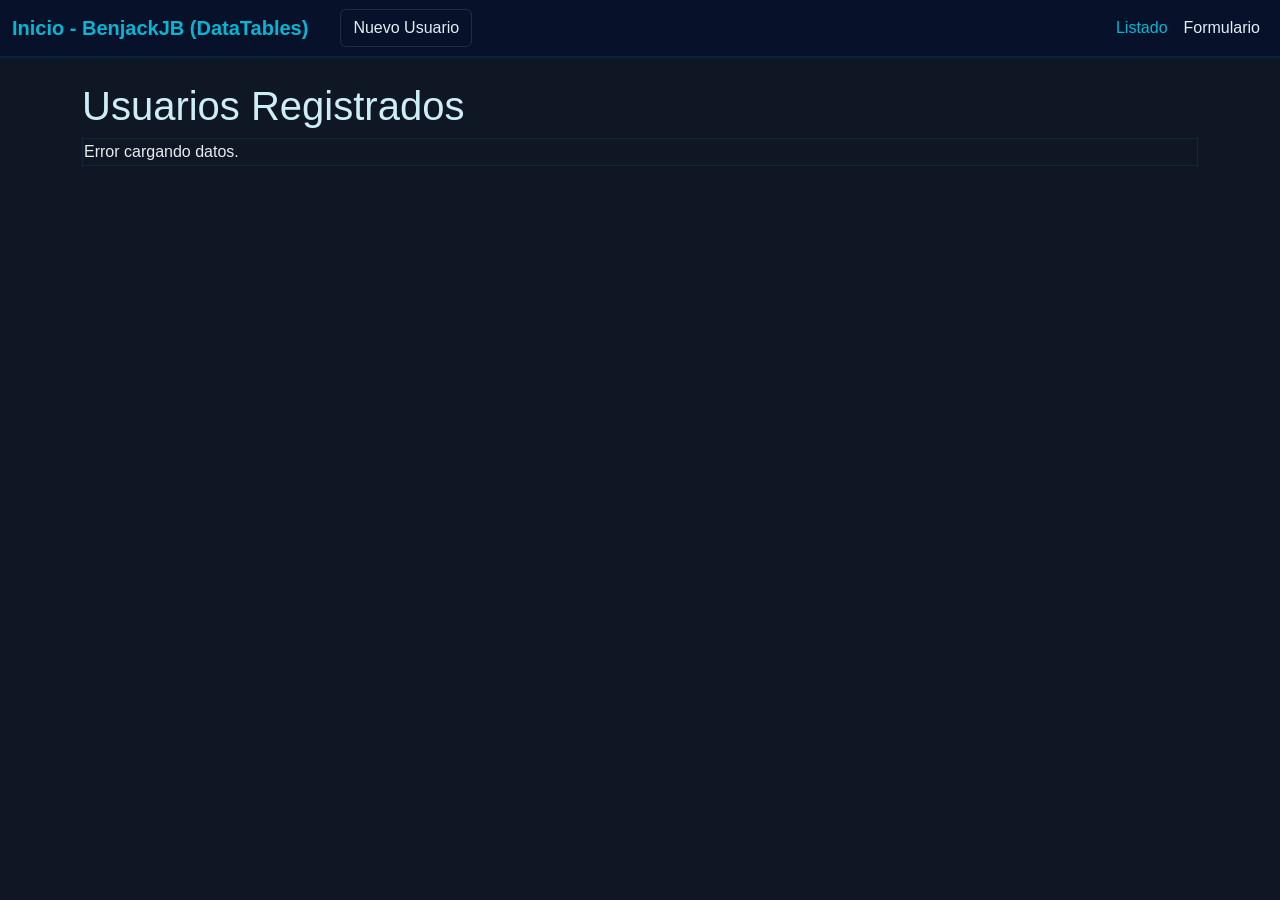
<file: Evaluacion 3 Front End/index.html>
<!doctype html>
<html lang="es">
<head>
  <meta charset="utf-8">
  <meta name="viewport" content="width=device-width, initial-scale=1">
  <title>WebApp - Listado</title>
  <link href="https://cdn.jsdelivr.net/npm/bootstrap@5.3.0/dist/css/bootstrap.min.css" rel="stylesheet">
  <link rel="stylesheet" href="https://cdn.datatables.net/1.13.6/css/jquery.dataTables.min.css">
  <link rel="stylesheet" href="css/style.css">
</head>
<body>
  <nav class="navbar navbar-expand-lg navbar-dark bg-primary">
    <div class="container-fluid">
      <a class="navbar-brand" href="#">Inicio - BenjackJB (DataTables)</a>
      <a class="btn btn-outline-light ms-3" href="formulario.html">Nuevo Usuario</a>
      <button class="navbar-toggler" type="button" data-bs-toggle="collapse" data-bs-target="#navMenu">
        <span class="navbar-toggler-icon"></span>
      </button>
      <div class="collapse navbar-collapse" id="navMenu">
        <ul class="navbar-nav ms-auto">
          <li class="nav-item"><a class="nav-link active" href="index.html">Listado</a></li>
          <li class="nav-item"><a class="nav-link" href="formulario.html">Formulario</a></li>
        </ul>
      </div>
    </div>
  </nav>

  <main class="container mt-4">
    <h1>Usuarios Registrados</h1>
    <table id="usersTable" class="display table table-striped" style="width:100%">
      <thead>
        <tr>
          <th>ID</th>
          <th>Nombre</th>
          <th>Usuario</th>
          <th>Email</th>
          <th>Teléfono</th>
          <th>Sitio</th>
          <th>Compañía</th>
        </tr>
      </thead>
      <tbody></tbody>
    </table>
  </main>

  <script src="https://code.jquery.com/jquery-3.7.1.min.js"></script>
  <script src="https://cdn.jsdelivr.net/npm/bootstrap@5.3.0/dist/js/bootstrap.bundle.min.js"></script>
  <script src="https://cdn.datatables.net/1.13.6/js/jquery.dataTables.min.js"></script>
  <script src="js/main.js"></script>
</body>
</html>
</file>
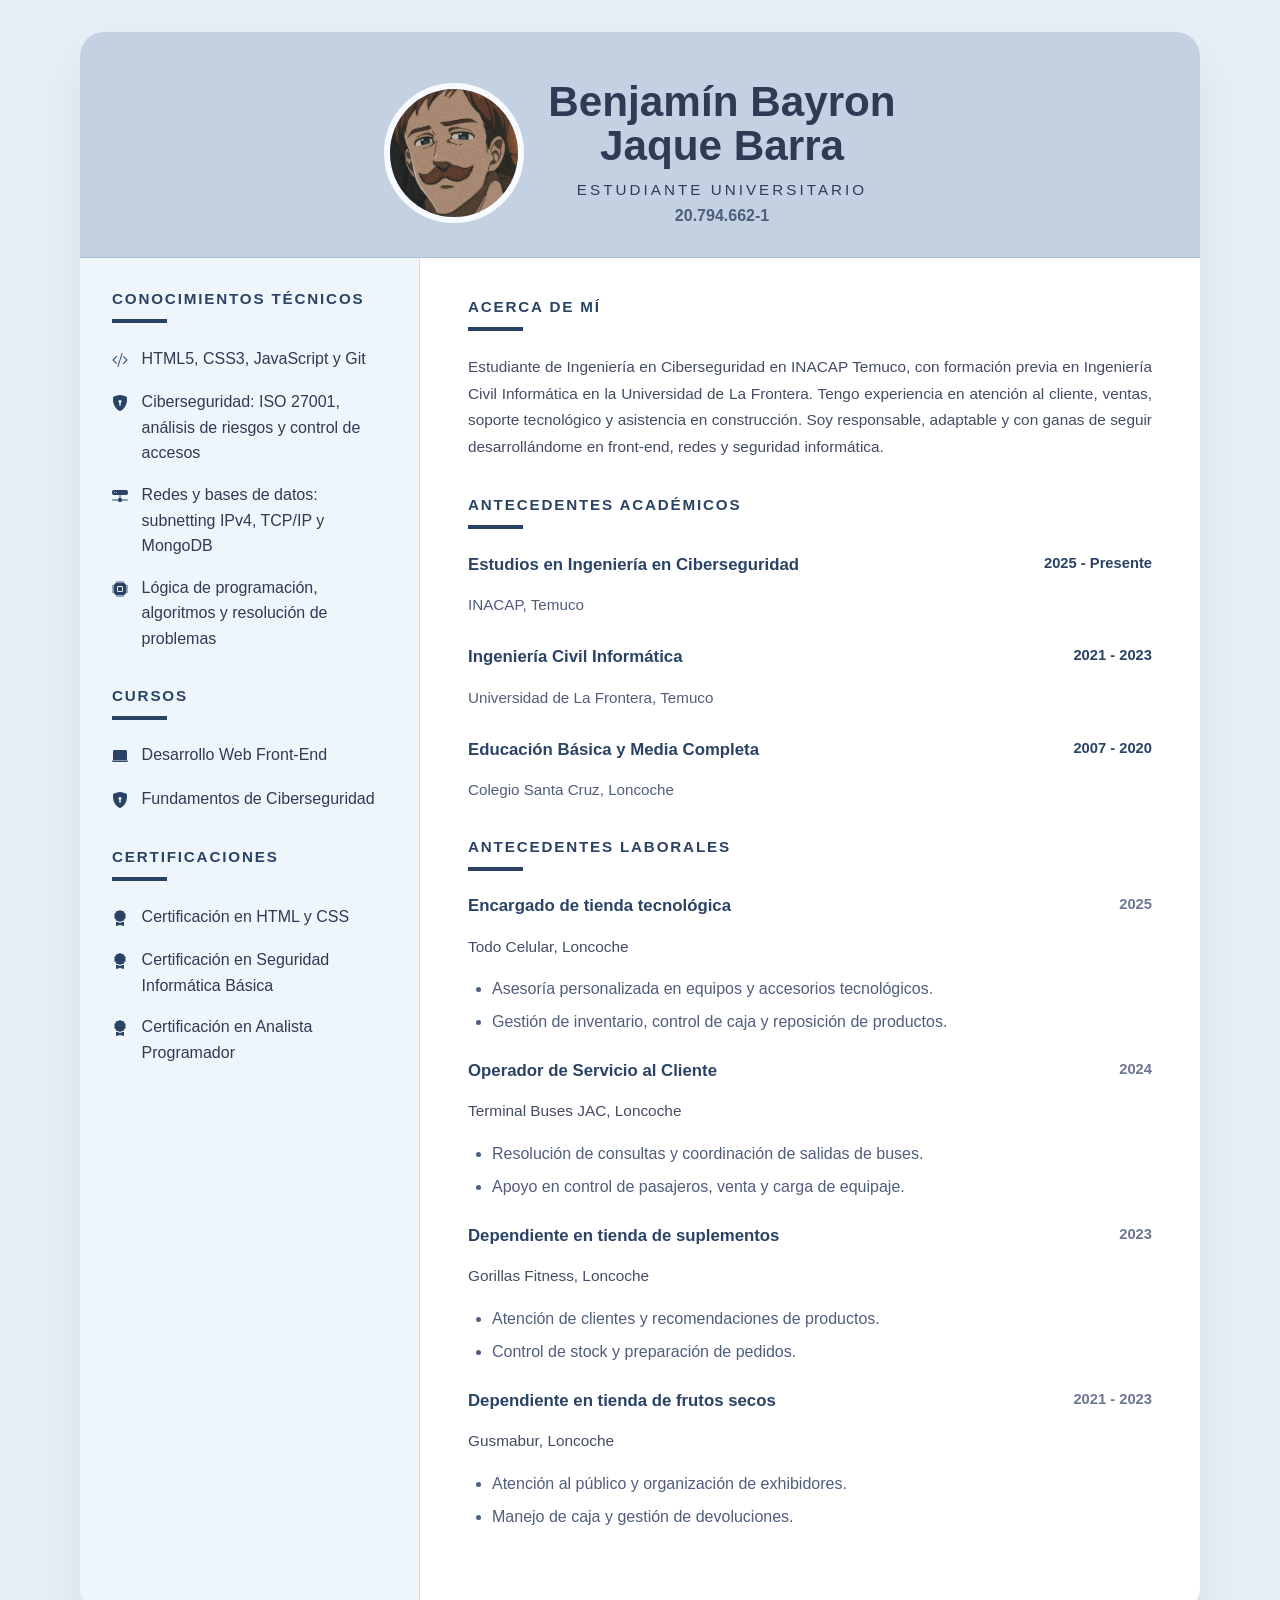
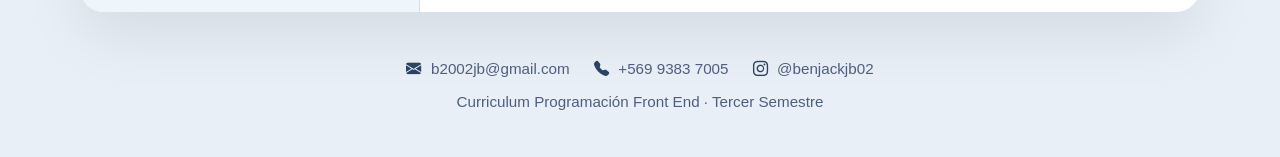
<file: Curriculum FrontEnd/eval_1.html>
<!DOCTYPE html>
<html lang="es">
<head>
    <meta charset="UTF-8">
    <meta name="viewport" content="width=device-width, initial-scale=1.0">
    <title>Curriculum Vitae - Benjamín Bayron Jaque Barra</title>
    <link rel="icon" href="assets/img/favicon.ico">
    <link rel="stylesheet" href="css/eval_1.css">
    <link rel="stylesheet" href="https://cdn.jsdelivr.net/npm/bootstrap-icons@1.11.3/font/bootstrap-icons.min.css">
</head>
<body>
    <div id="pagina_completa">
        <header id="banner_superior">
            <div class="banner-inner">
                <img id="imagen_perfil" src="assets/img/foto_perfil.jpg" alt="Foto de perfil">
                <div class="banner-text">
                    <h1 class="nombre">Benjamín Bayron<br>Jaque Barra</h1>
                    <p class="cargo">Estudiante Universitario</p>
                    <p class="rut">20.794.662-1</p>
                </div>
            </div>
        </header>

        <div id="contenedor_principal">
            <aside id="principal_izquierda">
                <section class="tecnologias">
                    <h2 class="titulo-seccion">Conocimientos Técnicos</h2>
                    <div class="linea-subrayado"></div>
                    <ul class="section-list">
                        <li><i class="bi bi-code-slash"></i> HTML5, CSS3, JavaScript y Git</li>
                        <li><i class="bi bi-shield-lock-fill"></i> Ciberseguridad: ISO 27001, análisis de riesgos y control de accesos</li>
                        <li><i class="bi bi-hdd-network-fill"></i> Redes y bases de datos: subnetting IPv4, TCP/IP y MongoDB</li>
                        <li><i class="bi bi-cpu-fill"></i> Lógica de programación, algoritmos y resolución de problemas</li>
                    </ul>
                </section>

                <section class="cursos">
                    <h2 class="titulo-seccion">Cursos</h2>
                    <div class="linea-subrayado"></div>
                    <ul class="section-list">
                        <li><i class="bi bi-laptop-fill"></i> Desarrollo Web Front-End</li>
                        <li><i class="bi bi-shield-lock-fill"></i> Fundamentos de Ciberseguridad</li>
                    </ul>
                </section>

                <section class="certificaciones">
                    <h2 class="titulo-seccion">Certificaciones</h2>
                    <div class="linea-subrayado"></div>
                    <ul class="section-list">
                        <li><i class="bi bi-award-fill"></i> Certificación en HTML y CSS</li>
                        <li><i class="bi bi-award-fill"></i> Certificación en Seguridad Informática Básica</li>
                        <li><i class="bi bi-award-fill"></i> Certificación en Analista Programador</li>
                    </ul>
                </section>
            </aside>

            <main id="principal_derecha">
                <section id="acerca-de-mi">
                    <h2 class="titulo-seccion">Acerca de mí</h2>
                    <div class="linea-subrayado"></div>
                    <p>Estudiante de Ingeniería en Ciberseguridad en INACAP Temuco, con formación previa en Ingeniería Civil Informática en la Universidad de La Frontera. Tengo experiencia en atención al cliente, ventas, soporte tecnológico y asistencia en construcción. Soy responsable, adaptable y con ganas de seguir desarrollándome en front-end, redes y seguridad informática.</p>
                </section>

                <section class="antecedentes-academicos">
                    <h2 class="titulo-seccion">Antecedentes Académicos</h2>
                    <div class="linea-subrayado"></div>
                    <ul class="timeline-list">
                        <li>
                            <span class="timeline-title">Estudios en Ingeniería en Ciberseguridad</span>
                            <span class="periodo">2025 - Presente</span>
                            <span class="detalle">INACAP, Temuco</span>
                        </li>
                        <li>
                            <span class="timeline-title">Ingeniería Civil Informática</span>
                            <span class="periodo">2021 - 2023</span>
                            <span class="detalle">Universidad de La Frontera, Temuco</span>
                        </li>
                        <li>
                            <span class="timeline-title">Educación Básica y Media Completa</span>
                            <span class="periodo">2007 - 2020</span>
                            <span class="detalle">Colegio Santa Cruz, Loncoche</span>
                        </li>
                    </ul>
                </section>

                <section class="antecedentes-laborales">
                    <h2 class="titulo-seccion">Antecedentes Laborales</h2>
                    <div class="linea-subrayado"></div>
                    <ul class="experiencia-list">
                        <li class="experiencia-item">
                            <span class="experiencia-titulo">Encargado de tienda tecnológica</span>
                            <span class="periodo">2025</span>
                            <span class="experiencia-detalle">Todo Celular, Loncoche</span>
                            <ul class="detalle-list">
                                <li>Asesoría personalizada en equipos y accesorios tecnológicos.</li>
                                <li>Gestión de inventario, control de caja y reposición de productos.</li>
                            </ul>
                        </li>
                        <li class="experiencia-item">
                            <span class="experiencia-titulo">Operador de Servicio al Cliente</span>
                            <span class="periodo">2024</span>
                            <span class="experiencia-detalle">Terminal Buses JAC, Loncoche</span>
                            <ul class="detalle-list">
                                <li>Resolución de consultas y coordinación de salidas de buses.</li>
                                <li>Apoyo en control de pasajeros, venta y carga de equipaje.</li>
                            </ul>
                        </li>
                        <li class="experiencia-item">
                            <span class="experiencia-titulo">Dependiente en tienda de suplementos</span>
                            <span class="periodo">2023</span>
                            <span class="experiencia-detalle">Gorillas Fitness, Loncoche</span>
                            <ul class="detalle-list">
                                <li>Atención de clientes y recomendaciones de productos.</li>
                                <li>Control de stock y preparación de pedidos.</li>
                            </ul>
                        </li>
                        <li class="experiencia-item">
                            <span class="experiencia-titulo">Dependiente en tienda de frutos secos</span>
                            <span class="periodo">2021 - 2023</span>
                            <span class="experiencia-detalle">Gusmabur, Loncoche</span>
                            <ul class="detalle-list">
                                <li>Atención al público y organización de exhibidores.</li>
                                <li>Manejo de caja y gestión de devoluciones.</li>
                            </ul>
                        </li>
                    </ul>
                </section>
            </main>
        </div>
    </div>
    <footer id="pie_de_pagina">
        <ul class="footer-contact">
            <li><i class="bi bi-envelope-fill"></i> b2002jb@gmail.com</li>
            <li><i class="bi bi-telephone-fill"></i> +569 9383 7005</li>
            <li><i class="bi bi-instagram"></i> @benjackjb02</li>
        </ul>
        <p>Curriculum Programación Front End · Tercer Semestre</p>
    </footer>
</body>
</html>
</file>
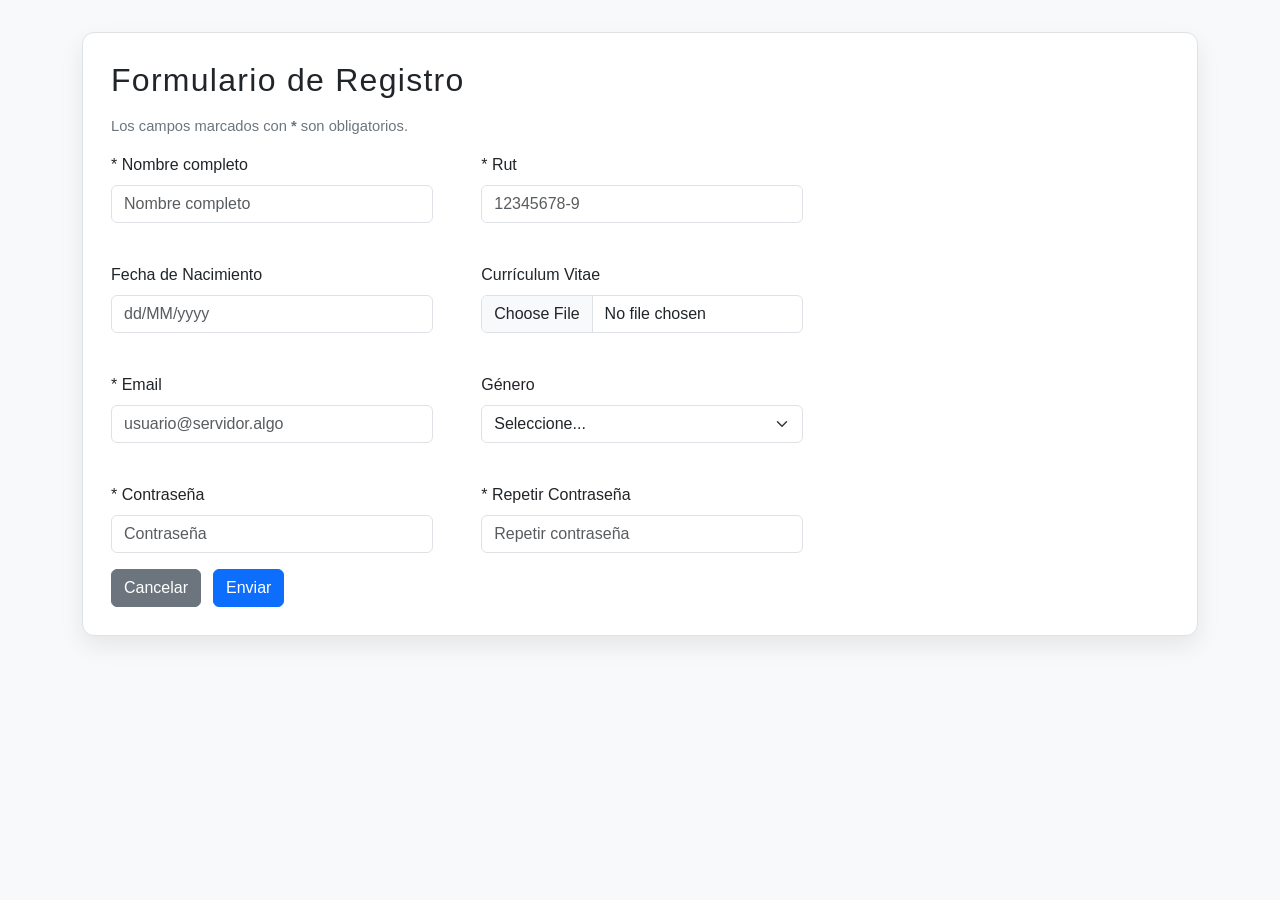
<file: Eval_2 FrontEnd/eval_2.html>
<!DOCTYPE html>
<html lang="es">

<head>
    <meta charset="UTF-8">
    <meta name="viewport" content="width=device-width, initial-scale=1.0">
    <title>Formulario de Registro</title>
    <link href="https://cdn.jsdelivr.net/npm/bootstrap@5.3.8/dist/css/bootstrap.min.css" rel="stylesheet"
        integrity="sha384-sRIl4kxILFvY47J16cr9ZwB07vP4J8+LH7qKQnuqkuIAvNWLzeN8tE5YBujZqJLB" crossorigin="anonymous">
    <link rel="stylesheet" href="css/eval_2.css">
    <link rel="stylesheet" href="css/form.css">
</head>

<body>
    <div class="container">
        <div class="form-card">
            <h1>Formulario de Registro</h1>
            <p class="small-note">Los campos marcados con <strong>*</strong> son obligatorios.</p>

            <form id="registroForm" novalidate>
                <div class="row gy-3 form-row">
                    <div class="col-md-4">
                        <label for="nombre" class="form-label">* Nombre completo</label>
                        <input type="text" id="nombre" name="nombre" class="form-control" placeholder="Nombre completo">
                        <div class="invalid-feedback">Ingrese su nombre completo.</div>
                    </div>

                    <div class="col-md-4">
                        <label for="rut" class="form-label">* Rut</label>
                        <input type="text" id="rut" name="rut" class="form-control" placeholder="12345678-9">
                        <div class="invalid-feedback">Rut inválido. Debe incluir el dígito verificador.</div>
                    </div>

                    <div class="col-md-4">
                        <label for="fecha_nac" class="form-label">Fecha de Nacimiento</label>
                        <input type="text" id="fecha_nac" name="fecha_nac" class="form-control" placeholder="dd/MM/yyyy">
                        <div class="invalid-feedback">Formato debe ser dd/MM/yyyy.</div>
                    </div>

                    <div class="col-md-4">
                        <label for="cv" class="form-label">Currículum Vitae</label>
                        <input type="file" id="cv" name="cv" class="form-control" accept=".pdf, .docx">
                        <div class="invalid-feedback">Solo se acepta .pdf o .docx.</div>
                    </div>

                    <div class="col-md-4">
                        <label for="email" class="form-label">* Email</label>
                        <input type="email" id="email" name="email" class="form-control" placeholder="usuario@servidor.algo">
                        <div class="invalid-feedback">Ingrese un email válido.</div>
                    </div>

                    <div class="col-md-4">
                        <label for="genero" class="form-label">Género</label>
                        <select id="genero" name="genero" class="form-select">
                            <option value="">Seleccione...</option>
                            <option value="masculino">Masculino</option>
                            <option value="femenino">Femenino</option>
                            <option value="otro">Otro</option>
                        </select>
                    </div>

                    <div class="col-md-4">
                        <label for="contrasena" class="form-label">* Contraseña</label>
                        <input type="password" id="contrasena" name="contrasena" class="form-control" placeholder="Contraseña">
                        <div class="invalid-feedback">Debe tener 8-12 caracteres, mayúscula, minúscula, número y caracter especial.</div>
                    </div>

                    <div class="col-md-4">
                        <label for="repetir_contrasena" class="form-label">* Repetir Contraseña</label>
                        <input type="password" id="repetir_contrasena" name="repetir_contrasena" class="form-control" placeholder="Repetir contraseña">
                        <div class="invalid-feedback">Las contraseñas deben coincidir.</div>
                    </div>
                </div>

                <div class="button-group">
                    <button type="button" class="btn btn-secondary" id="btnCancelar">Cancelar</button>
                    <button type="submit" class="btn btn-primary" id="btnEnviar">Enviar</button>
                </div>
            </form>
        </div>
    </div>

    <div class="modal fade" id="successModal" tabindex="-1" aria-labelledby="successModalLabel" aria-hidden="true">
        <div class="modal-dialog modal-dialog-centered">
            <div class="modal-content">
                <div class="modal-header">
                    <h1 class="modal-title fs-5" id="successModalLabel">Envío correcto</h1>
                    <button type="button" class="btn-close" data-bs-dismiss="modal" aria-label="Cerrar"></button>
                </div>
                <div class="modal-body">
                    Los datos se enviaron correctamente.
                </div>
                <div class="modal-footer">
                    <button type="button" class="btn btn-primary" data-bs-dismiss="modal">Aceptar</button>
                </div>
            </div>
        </div>
    </div>

    <script src="https://cdn.jsdelivr.net/npm/bootstrap@5.3.8/dist/js/bootstrap.bundle.min.js"
        integrity="sha384-FKyoEForCGlyvwx9Hj09JcYn3nv7wiPVlz7YYwJrWVcXK/BmnVDxM+D2scQbITxI"
        crossorigin="anonymous"></script>
    <script>
        const form = document.getElementById('registroForm');
        const successModal = new bootstrap.Modal(document.getElementById('successModal'));

        const tiposAceptados = [
            'application/pdf',
            'application/vnd.openxmlformats-officedocument.wordprocessingml.document',
            'application/msword'
        ];

        function limpiarRut(rut) {
            return rut.replace(/[^0-9kK]/gi, '').toUpperCase();
        }

        function formatoRutValido(rut) {
            return rut.length >= 2 && /^[0-9]+[0-9K]$/.test(rut);
        }

        function calcularDigitoVerificador(cuerpo) {
            let suma = 0;
            let factor = 2;
            for (let i = cuerpo.length - 1; i >= 0; i--) {
                suma += Number(cuerpo[i]) * factor;
                factor = factor === 7 ? 2 : factor + 1;
            }
            const resultado = 11 - (suma % 11);
            return resultado === 11 ? '0' : resultado === 10 ? 'K' : String(resultado);
        }

        function validarRut(rut) {
            const valor = limpiarRut(rut);
            if (!formatoRutValido(valor)) {
                return false;
            }
            const cuerpo = valor.slice(0, -1);
            const digito = valor.slice(-1);
            return digito === calcularDigitoVerificador(cuerpo);
        }

        function validarFecha(texto) {
            const valor = texto.trim();
            if (!valor) {
                return true;
            }
            const partes = valor.split('/');
            if (partes.length !== 3) {
                return false;
            }
            const [diaTexto, mesTexto, anioTexto] = partes;
            if (diaTexto.length !== 2 || mesTexto.length !== 2 || anioTexto.length !== 4) {
                return false;
            }
            const dia = Number(diaTexto);
            const mes = Number(mesTexto);
            const anio = Number(anioTexto);
            if (!Number.isInteger(dia) || !Number.isInteger(mes) || !Number.isInteger(anio)) {
                return false;
            }
            if (dia < 1 || dia > 31 || mes < 1 || mes > 12) {
                return false;
            }
            const fecha = new Date(anio, mes - 1, dia);
            return fecha.getFullYear() === anio && fecha.getMonth() === mes - 1 && fecha.getDate() === dia;
        }

        function validarArchivo(input) {
            if (!input.files.length) {
                return true;
            }
            const archivo = input.files[0];
            const nombre = archivo.name.toLowerCase();
            const extension = nombre.split('.').pop();
            return tiposAceptados.includes(archivo.type) || extension === 'pdf' || extension === 'docx';
        }

        function validarContrasena(value) {
            const longitud = value.length;
            return (
                longitud >= 8 && longitud <= 12 &&
                /[a-z]/.test(value) &&
                /[A-Z]/.test(value) &&
                /\d/.test(value) &&
                /[\W_]/.test(value)
            );
        }

        function validarEmail(value) {
            const email = value.trim();
            const arroba = email.indexOf('@');
            if (arroba <= 0 || email.indexOf('@', arroba + 1) !== -1) {
                return false;
            }
            const dominio = email.slice(arroba + 1);
            return dominio.includes('.') && dominio.length >= 3;
        }

        function marcarCampo(campo, valido, mensaje) {
            if (valido) {
                campo.classList.remove('is-invalid');
                campo.classList.add('is-valid');
                if (mensaje) campo.nextElementSibling.textContent = mensaje;
            } else {
                campo.classList.remove('is-valid');
                campo.classList.add('is-invalid');
                if (mensaje) campo.nextElementSibling.textContent = mensaje;
            }
            return valido;
        }

        function limpiarFormulario() {
            form.reset();
            form.querySelectorAll('.is-valid, .is-invalid').forEach((element) => {
                element.classList.remove('is-valid', 'is-invalid');
            });
        }

        function validarFormulario(event) {
            if (event) {
                event.preventDefault();
            }

            const nombre = document.getElementById('nombre');
            const rut = document.getElementById('rut');
            const fechaNac = document.getElementById('fecha_nac');
            const cv = document.getElementById('cv');
            const email = document.getElementById('email');
            const contrasena = document.getElementById('contrasena');
            const repetirContrasena = document.getElementById('repetir_contrasena');

            const nombreValido = marcarCampo(nombre, nombre.value.trim() !== '');
            const rutValido = marcarCampo(rut, rut.value.trim() !== '' && validarRut(rut.value));
            const fechaValida = marcarCampo(fechaNac, validarFecha(fechaNac.value));
            const cvValido = marcarCampo(cv, validarArchivo(cv));
            const emailValido = marcarCampo(email, email.value.trim() !== '' && validarEmail(email.value));
            const contrasenaValida = marcarCampo(contrasena, validarContrasena(contrasena.value));
            const repetirValido = marcarCampo(repetirContrasena, repetirContrasena.value === contrasena.value && repetirContrasena.value.trim() !== '');

            if (nombreValido && rutValido && fechaValida && cvValido && emailValido && contrasenaValida && repetirValido) {
                successModal.show();
            }
        }

        document.getElementById('btnCancelar').addEventListener('click', limpiarFormulario);
        form.addEventListener('submit', validarFormulario);
    </script>
</body>

</html>
</file>
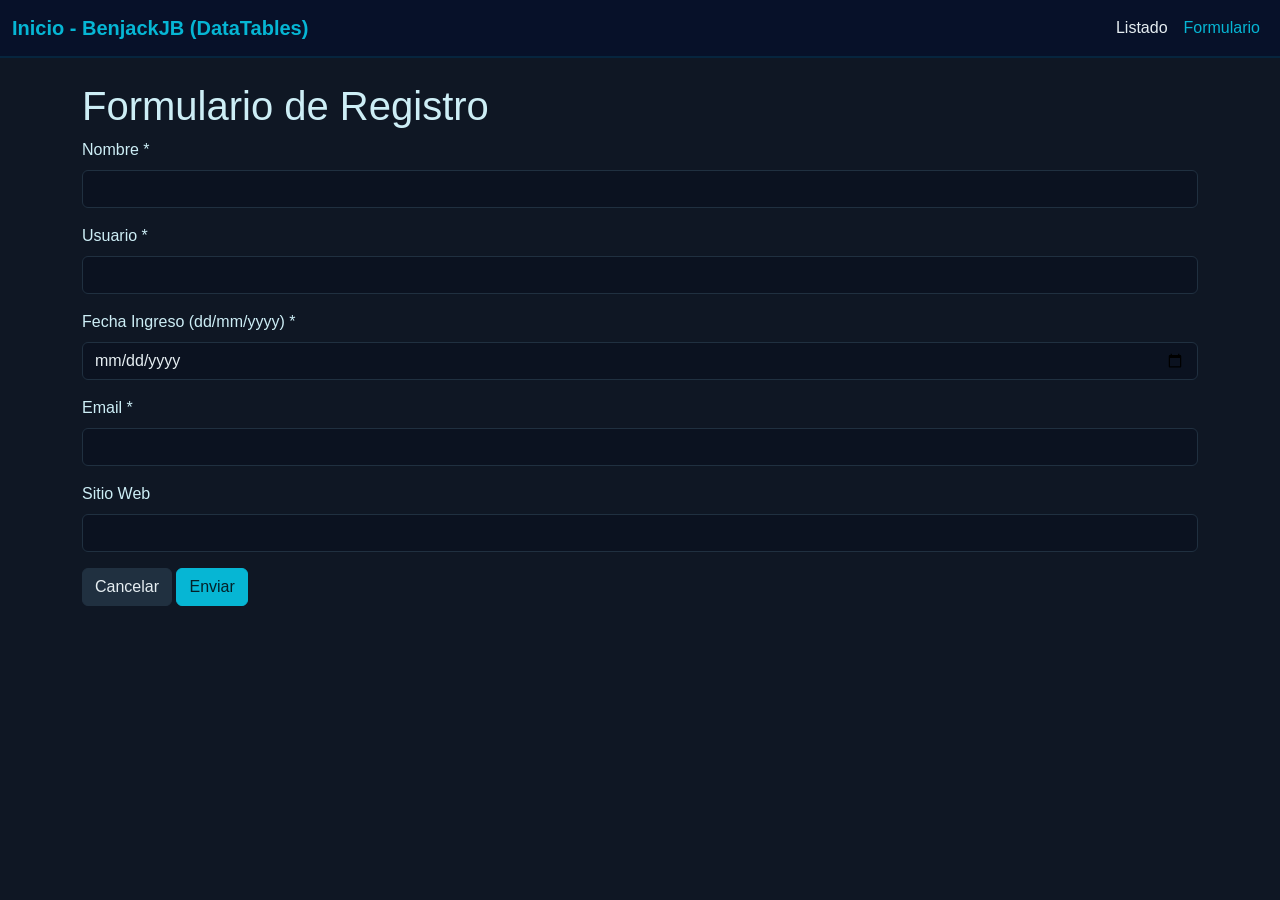
<file: Evaluacion 3 Front End/formulario.html>
<!doctype html>
<html lang="es">
<head>
  <meta charset="utf-8">
  <meta name="viewport" content="width=device-width, initial-scale=1">
  <title>WebApp - Formulario</title>
  <link href="https://cdn.jsdelivr.net/npm/bootstrap@5.3.0/dist/css/bootstrap.min.css" rel="stylesheet">
  <link rel="stylesheet" href="css/style.css">
</head>
<body>
  <nav class="navbar navbar-expand-lg navbar-dark bg-primary">
    <div class="container-fluid">
      <a class="navbar-brand" href="#">Inicio - BenjackJB (DataTables)</a>
      <button class="navbar-toggler" type="button" data-bs-toggle="collapse" data-bs-target="#navMenu">
        <span class="navbar-toggler-icon"></span>
      </button>
      <div class="collapse navbar-collapse" id="navMenu">
        <ul class="navbar-nav ms-auto">
          <li class="nav-item"><a class="nav-link" href="index.html">Listado</a></li>
          <li class="nav-item"><a class="nav-link active" href="formulario.html">Formulario</a></li>
        </ul>
      </div>
    </div>
  </nav>

  <main class="container mt-4">
    <h1>Formulario de Registro</h1>
    <form id="userForm" novalidate>
      <div class="mb-3">
        <label for="nombre" class="form-label">Nombre *</label>
        <input type="text" class="form-control" id="nombre" name="nombre" required>
        <div class="invalid-feedback">El nombre es obligatorio.</div>
      </div>

      <div class="mb-3">
        <label for="usuario" class="form-label">Usuario *</label>
        <input type="text" class="form-control" id="usuario" name="usuario" required>
        <div class="invalid-feedback">El usuario es obligatorio.</div>
      </div>

      <div class="mb-3">
        <label for="fecha" class="form-label">Fecha Ingreso (dd/mm/yyyy) *</label>
        <input type="date" class="form-control" id="fecha" name="fecha" required>
        <div class="invalid-feedback">Ingrese una fecha válida en formato dd/mm/yyyy.</div>
      </div>

      <div class="mb-3">
        <label for="email" class="form-label">Email *</label>
        <input type="email" class="form-control" id="email" name="email" required>
        <div class="invalid-feedback">Ingrese un correo válido (usuario@servidor.dom).</div>
      </div>

      <div class="mb-3">
        <label for="website" class="form-label">Sitio Web</label>
        <input type="url" class="form-control" id="website" name="website">
        <div class="invalid-feedback">Ingrese una URL válida.</div>
      </div>

      <button type="button" id="cancelBtn" class="btn btn-secondary">Cancelar</button>
      <button type="submit" class="btn btn-primary">Enviar</button>
    </form>
  </main>

  <script src="https://code.jquery.com/jquery-3.7.1.min.js"></script>
  <script src="https://cdn.jsdelivr.net/npm/bootstrap@5.3.0/dist/js/bootstrap.bundle.min.js"></script>
  <script src="js/form.js"></script>
</body>
</html>
</file>
<file: Evaluacion 3 Front End/css/style.css>
body {
	background: #0f1724;
	color: #e6eef2;
	font-family: "Segoe UI", Roboto, "Helvetica Neue", Arial, sans-serif;
}

main { max-width: 1100px; }

.navbar {
	background: #071129 !important;
	border-bottom: 2px solid rgba(6,182,212,0.12);
}
.navbar .navbar-brand, .navbar .nav-link {
	color: #e6eef2 !important;
}
.navbar .navbar-brand { color: #06b6d4 !important; font-weight: 600; }
.navbar .nav-link.active { color: #06b6d4 !important; }

h1, h2, h3, h4, h5 { color: #cdeef6; }

.form-label { color: #cdeef6; }
.form-control {
	background: #0b1220;
	border: 1px solid #203040;
	color: #e6eef2;
}
.form-control:focus {
	border-color: #06b6d4;
	box-shadow: 0 0 0 .15rem rgba(6,182,212,0.08);
}

.btn-primary { background-color: #06b6d4; border-color: #06b6d4; color: #042028; }
.btn-secondary { background-color: #203040; border-color: #203040; color: #e6eef2; }
.btn-outline-light { color: #e6eef2; border-color: rgba(230,238,242,0.12); }

#usersTable, #usersTable_wrapper table { border: 1px solid rgba(6,182,212,0.12) !important; }
#usersTable thead th { border-bottom: 1px solid rgba(6,182,212,0.12) !important; color: #cdeef6; background: transparent; }
#usersTable tbody td { color: #e6eef2; background: transparent; }

.dataTables_wrapper .dataTables_filter input { width: 300px; background: #0b1220; color: #e6eef2; border: 1px solid #203040; }
.dataTables_wrapper .dataTables_length select { background: #0b1220; color: #e6eef2; border: 1px solid #203040; }

a { color: #06b6d4; }
small, p { color: #cdeef6; }

@media (max-width: 768px) {
	.dataTables_wrapper .dataTables_filter input { width: 160px; }
}
</file>
<file: Curriculum FrontEnd/css/eval_1.css>
:root {
    --azul-claro-banner: #c3d1e3;
    --azul-oscuro-titulos: #2a4365;
}

* {
    box-sizing: border-box;
}

body {
    margin: 0;
    background: #e8eff7;
    color: #2f3b54;
    font-family: 'Segoe UI', Arial, sans-serif;
}

#pagina_completa {
    max-width: 1120px;
    margin: 2rem auto;
    background: #ffffff;
    border-radius: 24px;
    overflow: hidden;
    box-shadow: 0 24px 60px rgba(0, 0, 0, 0.08);
}

#banner_superior {
    background: var(--azul-claro-banner);
    padding: 3rem 2rem 2rem;
    border-bottom: 1px solid rgba(42, 67, 101, 0.15);
}

.banner-inner {
    display: flex;
    flex-wrap: wrap;
    align-items: center;
    justify-content: center;
    gap: 1.5rem;
}

#imagen_perfil {
    width: 140px;
    height: 140px;
    border-radius: 50%;
    object-fit: cover;
    border: 6px solid #f7fbff;
}

.banner-text {
    text-align: center;
}

.nombre {
    margin: 0;
    font-size: clamp(2.4rem, 3.3vw, 3.6rem);
    line-height: 1.05;
}

.cargo {
    margin: 0.75rem 0 0;
    letter-spacing: 0.2em;
    text-transform: uppercase;
    font-size: 0.95rem;
}

.rut {
    margin: 0.6rem 0 0;
    color: #4f5e7c;
    font-weight: 600;
}

#contenedor_principal {
    display: grid;
    grid-template-columns: 340px 1fr;
}

#principal_izquierda {
    background: #eef5fb;
    padding: 2rem 2rem;
    border-right: 1px solid rgba(42, 67, 101, 0.12);
}

#principal_derecha {
    padding: 2.5rem 3rem;
    text-align: justify;
}

.titulo-seccion {
    margin: 0 0 0.75rem;
    color: var(--azul-oscuro-titulos);
    text-transform: uppercase;
    letter-spacing: 0.12em;
    font-size: 0.95rem;
    font-weight: 700;
}

section {
    margin-bottom: 2.2rem;
}

.linea-subrayado {
    width: 55px;
    height: 4px;
    background: var(--azul-oscuro-titulos);
    margin-bottom: 1.4rem;
}

.contacto-list,
.experiencia-list,
.timeline-list,
.section-list {
    list-style: none;
    padding: 0;
    margin: 0;
}

.contacto-list li,
.experiencia-list li,
.timeline-list li,
.section-list li {
    margin-bottom: 1rem;
    line-height: 1.6;
}

.section-list li {
    display: flex;
    align-items: flex-start;
    gap: 0.75rem;
}

.section-list li i {
    margin-top: 0.12rem;
    color: var(--azul-oscuro-titulos);
    min-width: 1.1rem;
}

.detalle-list {
    list-style: disc;
    padding-left: 1.5rem;
    margin: 0.5rem 0 0;
    color: #4f5e7c;
}

.detalle-list li {
    margin-bottom: 0.45rem;
    line-height: 1.6;
}

.timeline-list li,
.experiencia-item {
    margin-bottom: 1.7rem;
}

.timeline-list li,
.experiencia-item {
    display: grid;
    grid-template-columns: 1fr auto;
    gap: 0.5rem 1rem;
    align-items: flex-start;
}

.timeline-title,
.experiencia-titulo {
    display: block;
    font-weight: 700;
    color: var(--azul-oscuro-titulos);
    font-size: 1.05rem;
}

.timeline-list .periodo,
.experiencia-item .periodo {
    justify-self: end;
    color: #6b7791;
    font-size: 0.92rem;
    font-weight: 600;
    white-space: nowrap;
}

.timeline-list .detalle,
.experiencia-detalle {
    grid-column: 1 / -1;
    margin-top: 0.2rem;
    color: #4f5e7c;
    font-size: 0.95rem;
}

.contacto-list li {
    display: flex;
    align-items: center;
    gap: 0.6rem;
}

.contacto-list li i {
    font-size: 1rem;
    color: var(--azul-oscuro-titulos);
}

.timeline-list .periodo,
.experiencia-titulo {
    display: block;
    font-weight: 700;
    color: var(--azul-oscuro-titulos);
    margin-bottom: 0.35rem;
}

.timeline-list .detalle,
.experiencia-detalle {
    margin: 0.25rem 0 0;
    color: #4f5e7c;
    font-size: 0.95rem;
}

#acerca-de-mi p,
.timeline-list p,
.experiencia-detalle {
    margin: 0;
    color: #424c63;
    font-size: 0.96rem;
    line-height: 1.75;
}

#acerca-de-mi p {
    text-align: justify;
}

@media (max-width: 900px) {
    #contenedor_principal {
        grid-template-columns: 1fr;
    }

    #principal_izquierda {
        border-right: none;
        border-bottom: 1px solid rgba(42, 67, 101, 0.12);
    }
}

#pie_de_pagina {
    text-align: center;
    padding: 1rem 0 2rem;
    color: #4f5e7c;
    font-size: 0.95rem;
}

@media (max-width: 600px) {
    #banner_superior {
        padding: 2.5rem 1.2rem 1.5rem;
    }

    .banner-inner {
        gap: 1rem;
    }

    #imagen_perfil {
        width: 120px;
        height: 120px;
    }

    #pagina_completa {
        margin: 1rem;
    }

    #principal_izquierda,
    #principal_derecha {
        padding: 1.5rem;
    }
}

.footer-contact {
    display: flex;
    justify-content: center;
    flex-wrap: wrap;
    gap: 1.5rem;
    list-style: none;
    padding: 0;
    margin: 0 0 1rem;
}

.footer-contact li {
    display: inline-flex;
    align-items: center;
    gap: 0.6rem;
    color: #4f5e7c;
    font-size: 0.95rem;
}

.footer-contact li i {
    color: var(--azul-oscuro-titulos);
}
</file>
<file: Eval_2 FrontEnd/css/eval_2.css>
body {
    background-color: #f8f9fa;
    font-family: Arial, sans-serif;
}
</file>
<file: Eval_2 FrontEnd/css/form.css>
.form-card {
    background-color: #ffffff;
    border: 1px solid #dfe2e5;
    border-radius: 12px;
    padding: 28px;
    box-shadow: 0 10px 24px rgba(0, 0, 0, 0.08);
    margin-top: 32px;
}

.form-card h1 {
    font-size: 2rem;
    margin-bottom: 1rem;
    letter-spacing: 0.04em;
}

.button-group {
    display: flex;
    gap: 0.75rem;
    flex-wrap: wrap;
    margin-top: 1rem;
}

.small-note {
    font-size: 0.92rem;
    color: #6c757d;
}

.form-row {
    gap: 1.5rem;
}

.form-row .col-md-4 {
    flex: 0 0 32%;
    max-width: 32%;
}

.form-row .col-md-8 {
    flex: 0 0 66%;
    max-width: 66%;
}
</file>
